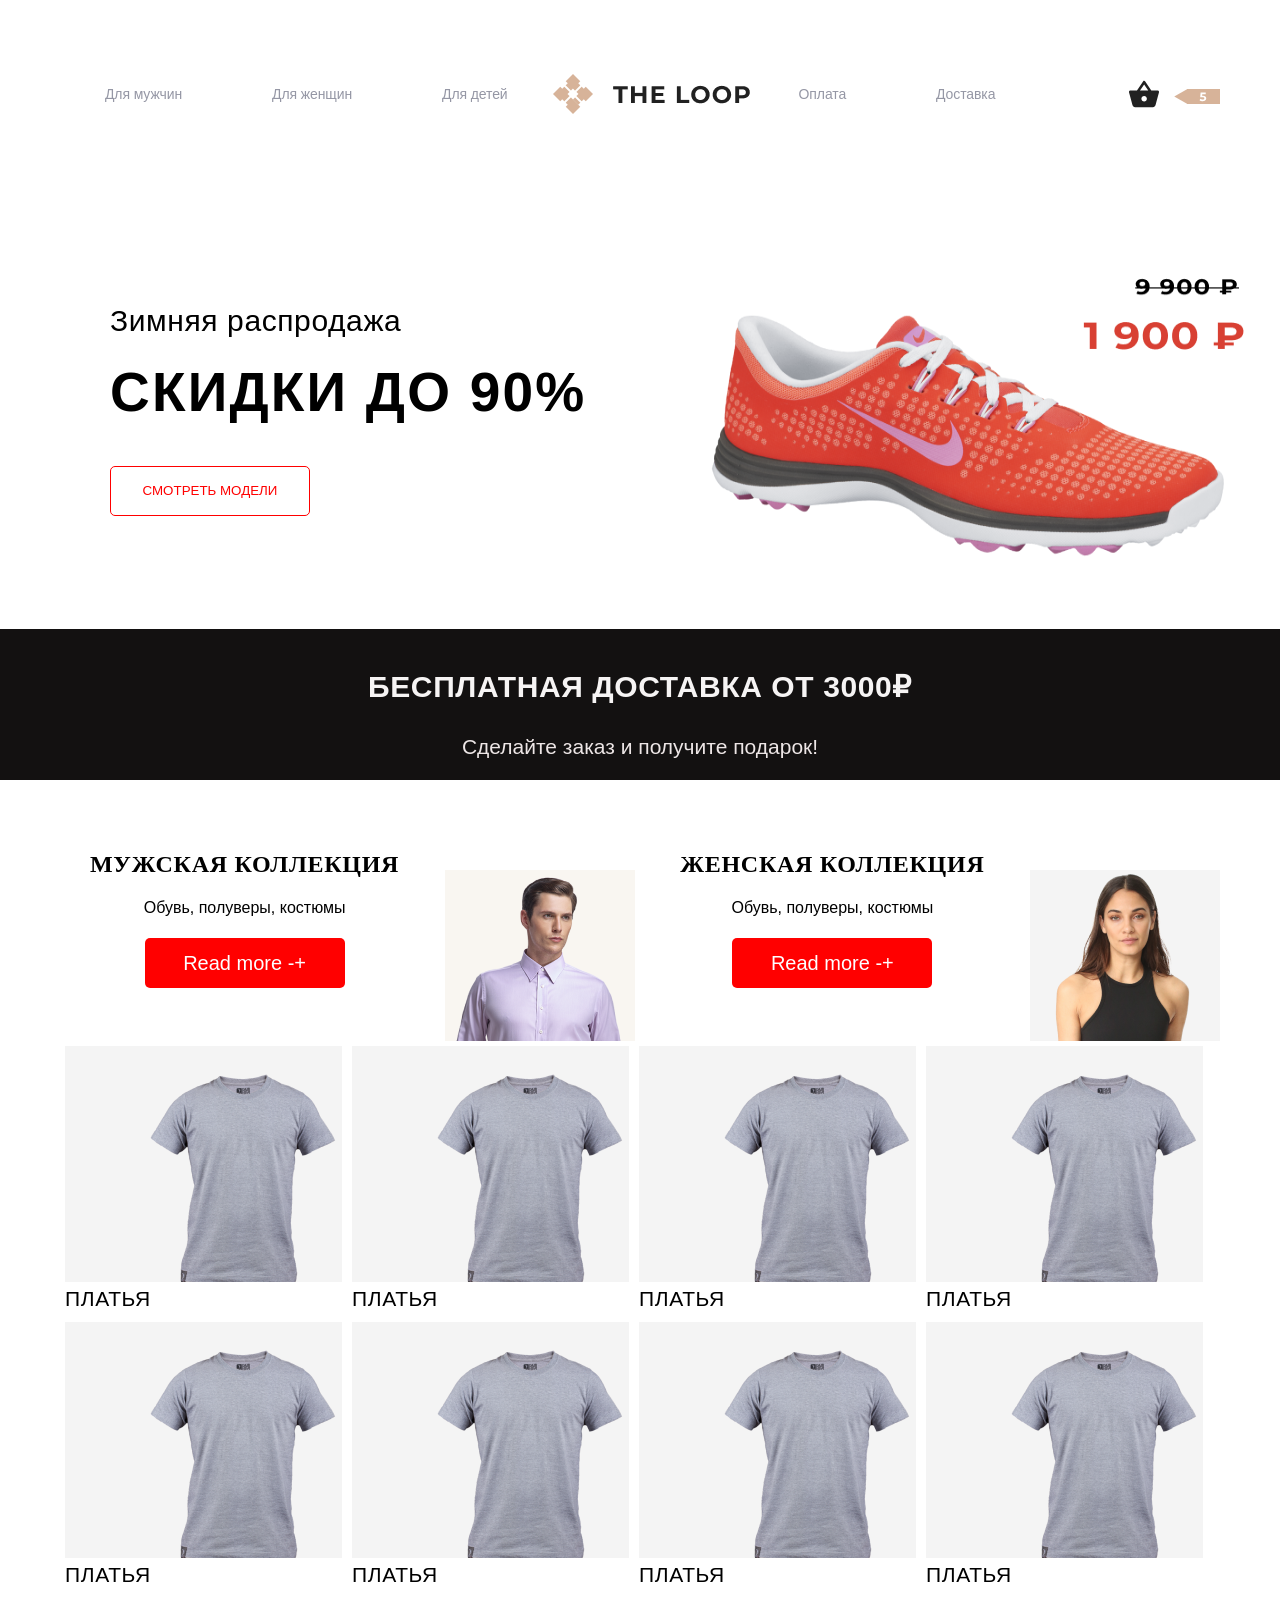
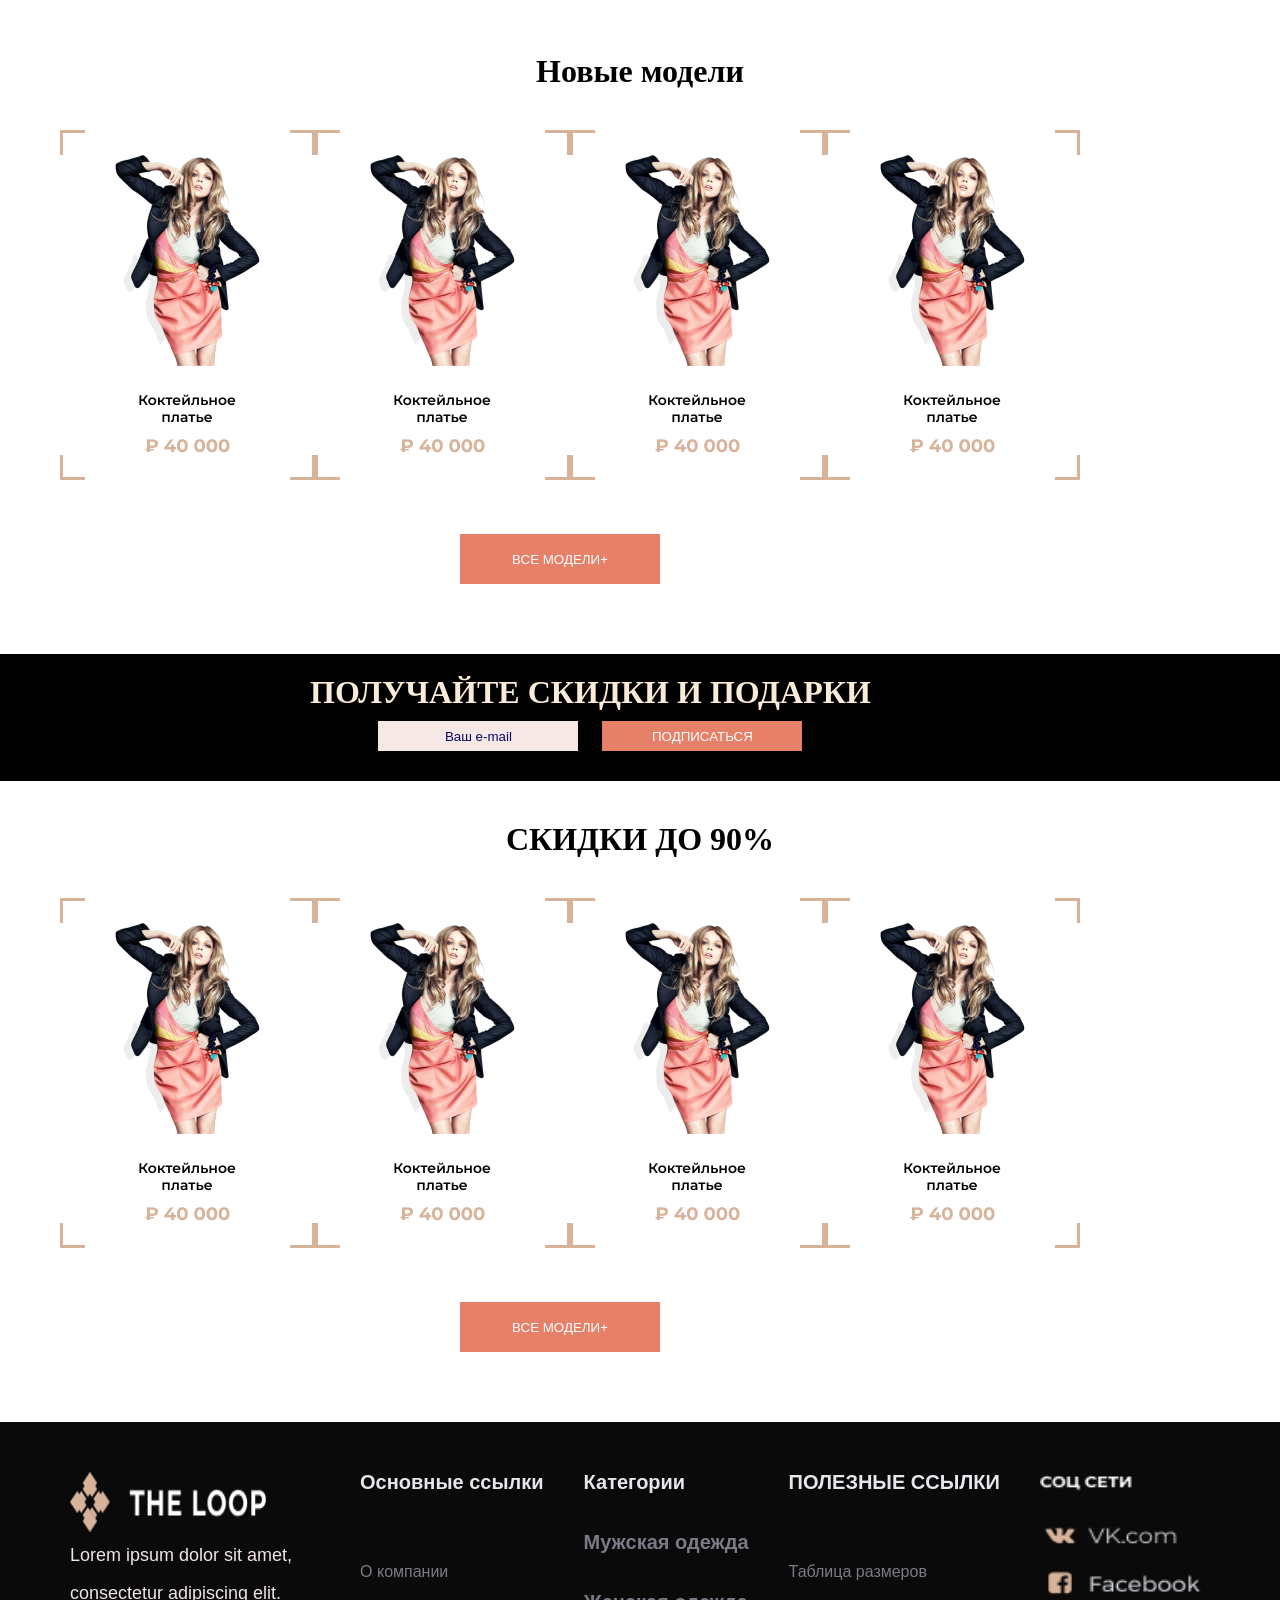
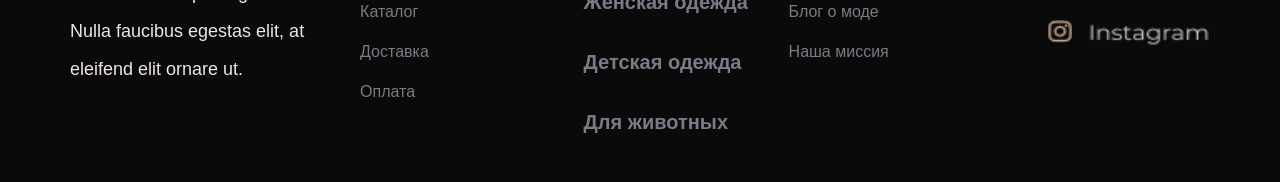
<file: index.html>
<!DOCTYPE html>
<html lang="en">
<head>
    <meta charset="UTF-8">
    <meta name="viewport" content="width=device-width, initial-scale=1.0">
    <link rel="stylesheet" href="./css/main.css">
    <title>Document</title>
</head>
<body>
   <div class="header">
    <div class="container header__container">
        <ul class="header__list">
            <li class="header__item"><a class="header__link" href="">Для мужчин</a></li>
            <li class="header__item"><a class="header__link" href="">Для женщин</a></li>
            <li class="header__item"><a class="header__link" href="">Для детей</a></li>
            <img src="./images/rasm1.png" alt="rasm1" width="201" height="40" >
            <li class="header__item"><a class="header__link" href="">Оплата</a></li>
            <li class="header__item"><a class="header__link" href="">Доставка</a></li>
        </ul>
        <img src="./images/rasm2.svg" alt="rasm2" width="91" height="30">
    </div>
   </div> 
   <div class="hero">
    <div class="container hero__container">
        <ul class="hero__list">
            <li class="hero__item">
                <p class="hero__text">Зимняя распродажа</p>
                <h1 class="hero__title">СКИДКИ ДО 90%</h1>
                <button class="hero__button">СМОТРЕТЬ МОДЕЛИ</button>
            </li>
            <li class="hero__item">
                <img class="hero-img" src="./images/rasm3.png" alt="rasm3" width="556" height="337">
            </li>
        </ul>
    </div>
   </div>
   <div class="wrapper">
    <div class="container wrapper__container">
        <h1 class="wrapper__title">БЕСПЛАТНАЯ ДОСТАВКА ОТ 3000₽</h1>
        <p class="wrapper__text">Сделайте заказ и получите подарок!</p>
    </div>
   </div>
   <div class="wrap">
    <div class="container wrap__container">
        <div class="wrap__het">
            <ul class="het__list">
                <li class="het__item">
                    <h1 class="het__title">МУЖСКАЯ КОЛЛЕКЦИЯ</h1>
                    <p class="het__text">Обувь, полуверы, костюмы</p>
                    <button class="het__button">Read more -+</button>
                </li>
                <img class="het__img" src="./images/rasm4.png" alt="rasm4" width="190" height="171">
                <li class="het__item">
                    <h1 class="het__title">ЖЕНСКАЯ КОЛЛЕКЦИЯ</h1>
                    <p class="het__text">Обувь, полуверы, костюмы</p>
                    <button class="het__button">Read more -+</button>
                </li>
                <img class="het__img" src="./images/rasm5.png" alt="rasm5" width="190" height="171">
            </ul>
        </div>
        <div class="wrap__col">
            <ul class="col__list">
                <li class="col__item">
                    <img class="col-img" src="./images/rasm6.png" alt="rasm6" width="277" height="236">
                    <p class="col__text">ПЛАТЬЯ</p>
                </li>
                <li class="col__item">
                    <img class="col-img" src="./images/rasm6.png" alt="rasm6" width="277" height="236">
                    <p class="col__text">ПЛАТЬЯ</p>
                </li>
                <li class="col__item">
                    <img class="col-img"   src="./images/rasm6.png" alt="rasm6" width="277" height="236">
                    <p class="col__text">ПЛАТЬЯ</p>
                </li>
                <li class="col__item">
                    <img class="col-img" src="./images/rasm6.png" alt="rasm6" width="277" height="236">
                    <p class="col__text">ПЛАТЬЯ</p>
                </li>
                <li class="col__item">
                    <img class="col-img" src="./images/rasm6.png" alt="rasm6" width="277" height="236">
                    <p class="col__text">ПЛАТЬЯ</p>
                </li>
                <li class="col__item">
                    <img src="./images/rasm6.png" alt="rasm6" width="277" height="236">
                    <p class="col__text">ПЛАТЬЯ</p>
                </li>
                <li class="col__item">
                    <img class="col-img" src="./images/rasm6.png" alt="rasm6" width="277" height="236">
                    <p class="col__text">ПЛАТЬЯ</p>
                </li>
                <li class="col__item">
                    <img class="col-img" src="./images/rasm6.png" alt="rasm6" width="277" height="236">
                    <p class="col__text">ПЛАТЬЯ</p>
                </li>
            </ul>
        </div>
    </div>
   </div>
   <div class="catalog">
    <div class="container catalog__container">
        <div class="catalog__heyr">
            <h1 class="heyr__title">Новые модели</h1>
        </div>
        <div class="catalog__card">
            <ul class="card__list">
                <li class="card__item">
                    <img class="card__img" src="./images/rasm7.png" alt="rasm7" width="255" height="350">
                </li>
                <li class="card__item">
                    <img class="card__img" src="./images/rasm7.png" alt="rasm7" width="255" height="350">
                </li>
                <li class="card__item">
                    <img class="card__img" src="./images/rasm7.png" alt="rasm7" width="255" height="350">
                </li>
                <li class="card__item">
                    <img class="card__img" src="./images/rasm7.png" alt="rasm7" width="255" height="350">
                </li>
            </ul>
        </div>
        <div class="catalog__hed">
        <button class="hed__button">ВСЕ МОДЕЛИ+</button>
        </div>
     </div>
   </div>
   <div class="woman">
    <div class="container woman__container">
        <ul class="woman__list">
            <li class="woman__item">
                <h1 class="woman__title">ПОЛУЧАЙТЕ СКИДКИ И ПОДАРКИ</h1>
                <button class="woman__button1">Ваш e-mail</button>
                <button class="woman__button2">ПОДПИСАТЬСЯ</button>
            </li>
        </ul>
    </div>
   </div>
   <div class="catalog">
    <div class="container catalog__container">
        <div class="catalog__heyr">
            <h1 class="heyr__title">СКИДКИ ДО 90%</h1>
        </div>
        <div class="catalog__card">
            <ul class="card__list">
                <li class="card__item">
                    <img class="card__img" src="./images/rasm7.png" alt="rasm7" width="255" height="350">
                </li>
                <li class="card__item">
                    <img class="card__img" src="./images/rasm7.png" alt="rasm7" width="255" height="350">
                </li>
                <li class="card__item">
                    <img class="card__img" src="./images/rasm7.png" alt="rasm7" width="255" height="350">
                </li>
                <li class="card__item">
                    <img class="card__img" src="./images/rasm7.png" alt="rasm7" width="255" height="350">
                </li>
            </ul>
        </div>
        <div class="catalog__hed">
        <button class="hed__button">ВСЕ МОДЕЛИ+</button>
        </div>
     </div>
   </div>
   <div class="footer">
    <div class="container footer__container">
       <ul class="footer__list">
          <li class="footer__item">
             <img class="footer__img" src="./images/rasm8.png" alt="rasm8" width="200" height="60">
             <br>
             <p class="footer__text">Lorem ipsum dolor sit amet, consectetur adipiscing elit. Nulla faucibus egestas elit, at eleifend elit ornare ut.</p>
          </li>
          <li class="footer__item">
             <h2 class="footer__title">Основные ссылки</h2>
             <a class="footer__link" href=""><br>О компании</a>
             <a class="footer__link" href=""><br>Каталог</a>
             <a class="footer__link" href=""><br>Доставка</a>
             <a class="footer__link" href=""><br>Оплата</a>
          </li>
          <li class="footer__item">
             <h1 class="footer__title">Категории</a>
             <a class="footer__link" href=""><br>Мужская одежда</a>
             <a class="footer__link" href=""><br>Женская одежда</a>
             <a class="footer__link" href=""><br>Детская одежда</a>
             <a class="footer__link" href=""><br>Для животных</a>
          </li>
          <li class="footer__item">
             <h1 class="footer__title">ПОЛЕЗНЫЕ ССЫЛКИ</h1>
             <a class="footer__link" href=""><br>Таблица размеров</a>
             <a class="footer__link" href=""><br>Блог о моде</a>
             <a class="footer__link" href=""><br>Наша миссия</a>
          </li>
          <li class="footer__item">
            <img class="footer__img" src="./images/rasm9.png" alt="rasm9" width="170" height="180">
          </li>
       </ul>
    </div>
  </div>
</body>
</html>
</file>
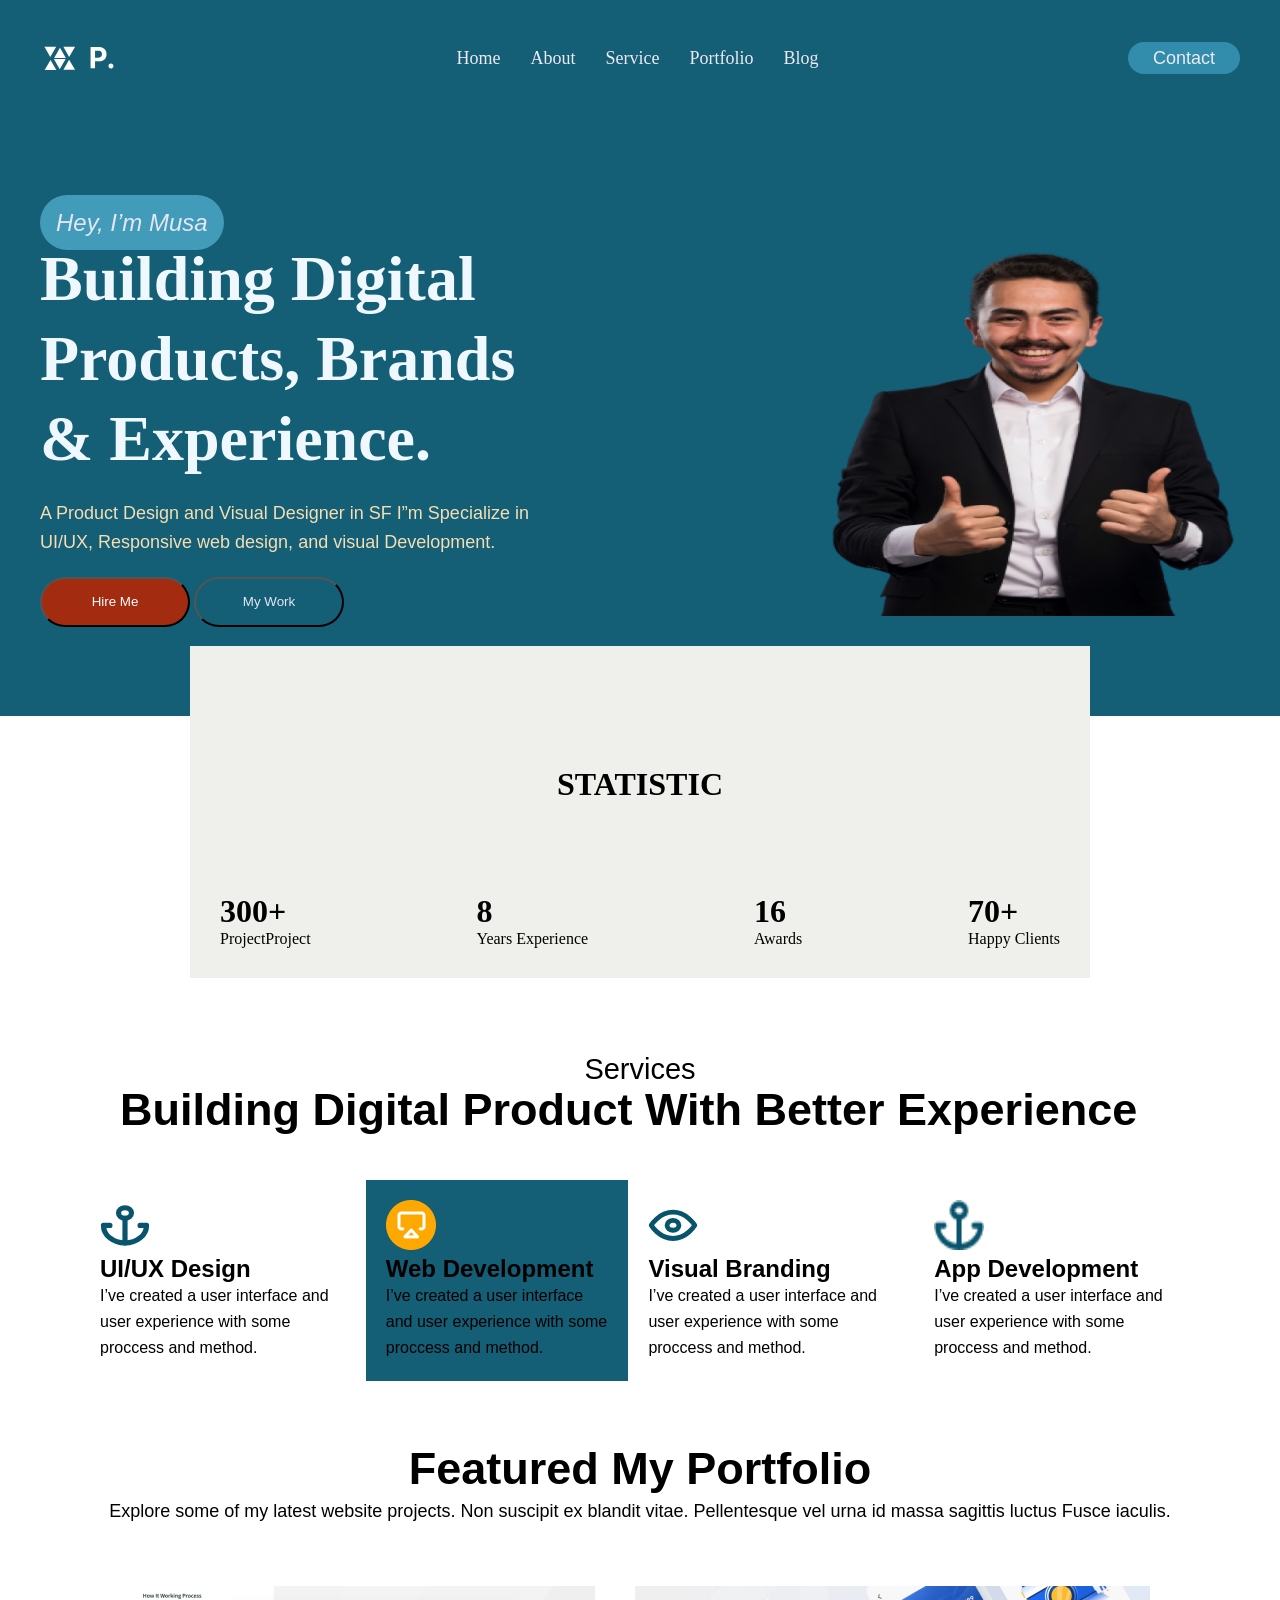
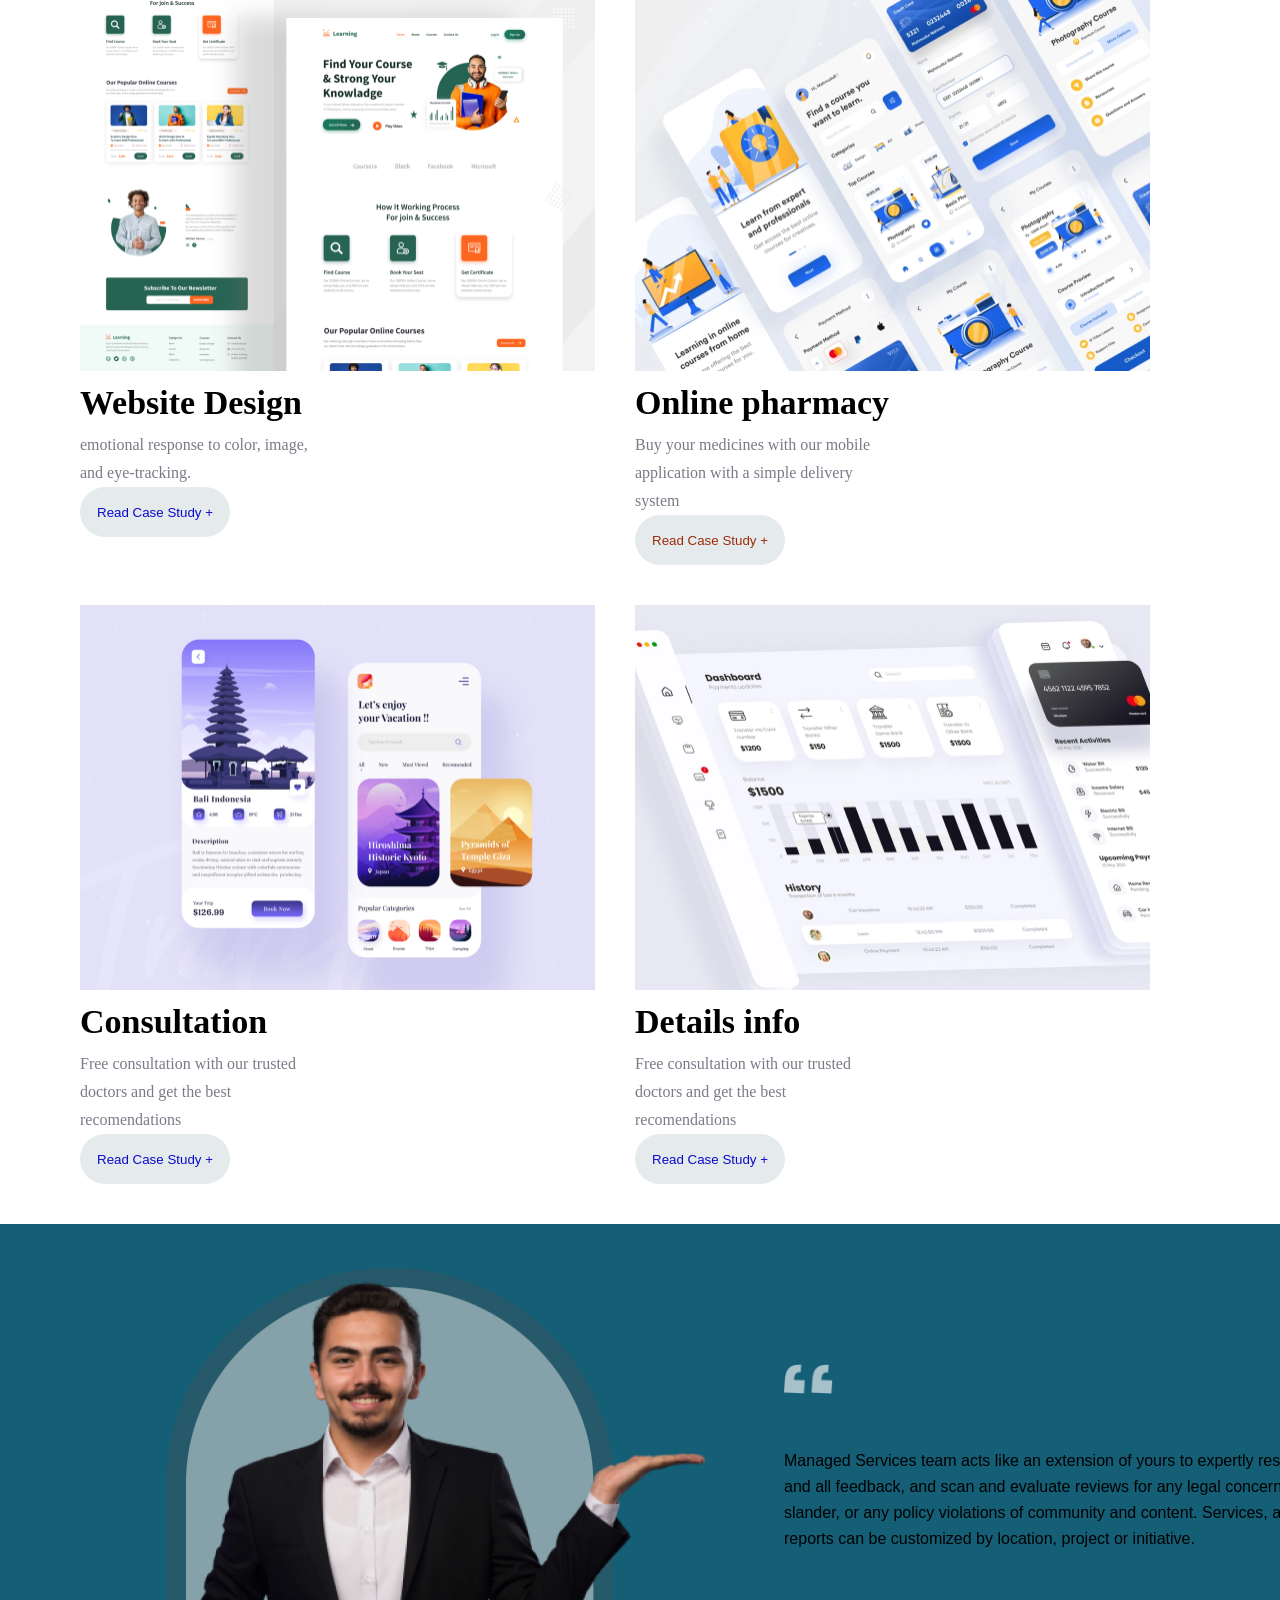
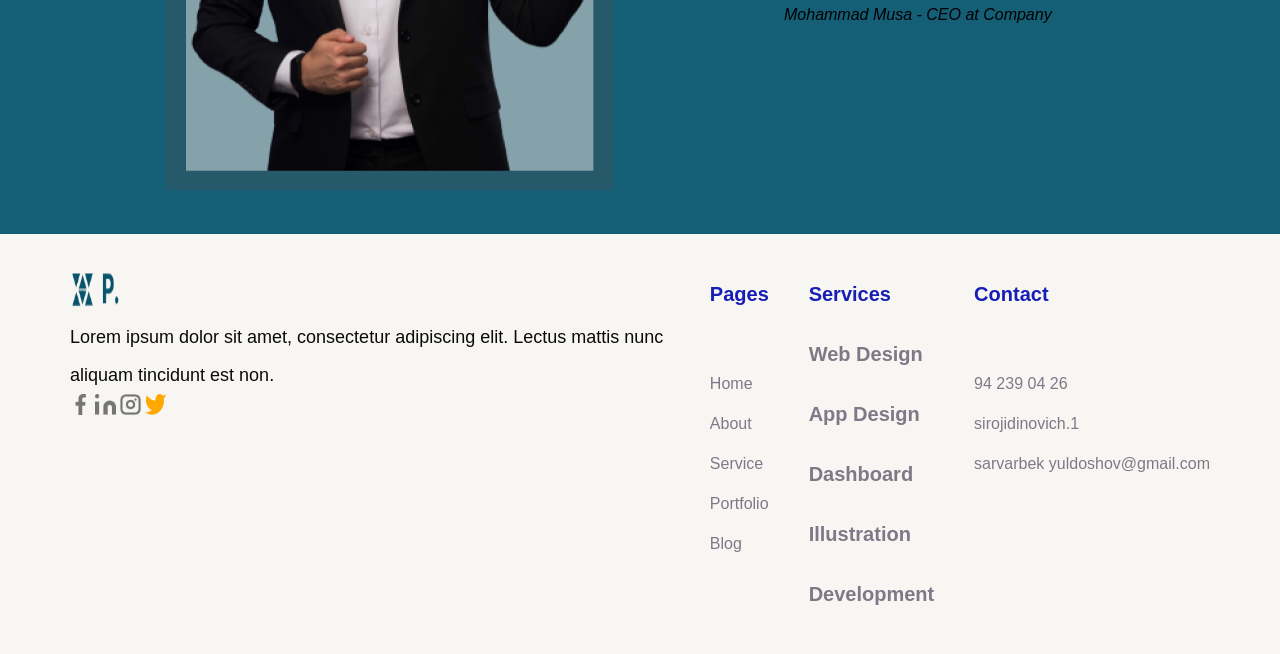
<file: css/Dars__3/index.html>
<!DOCTYPE html>
<html lang="en">
<head>
    <meta charset="UTF-8">
    <meta name="viewport" content="width=device-width, initial-scale=1.0">
    <link rel="stylesheet" href="./css/main.css">
    <title>Document</title>
</head>
<body>
   <div class="header">
    <div class="container header-container">
        <img src="./images/rasm4.svg" alt="rasim" width="77" height="36">
        <ul class="navbar-list">
            <li class="navbar-title">
                <li class="navbar-item"><a class="navbar-link" href="#">Home</a></li>
                <li class="navbar-item"><a class="navbar-link" href="#">About</a></li>
                <li class="navbar-item"><a class="navbar-link" href="#">Service</a></li>
                <li class="navbar-item"><a class="navbar-link" href="#">Portfolio</a></li>
                <li class="navbar-item"><a class="navbar-link" href="#">Blog</a></li>
            </li>
        </ul>
        <ul class="navbar-list">
         <button class="navbar-button">Contact</button>
        </ul>
    </div>
   </div>
   <div class="hero">
    <div class="container hero-container">
        <div class="hero-box">
            <span class="hero-span"><i>Hey, I’m Musa</i></span>
            <h1 class="hero-title">Building Digital
                Products, Brands
                & Experience.</h1>
            <p class="hero-text">A Product Design and Visual Designer in SF I”m Specialize in
                UI/UX, Responsive web design, and visual Development. </p>
            <button class="hero-button1">Hire Me</button>
            <button class="hero-button2">My Work</button>
        </div>
        <img src="./images/rasm1.png" alt="rasim" width="500" height="400">
    </div>
</div>
<div class="wrapper">
    <div class="container wrapper-container">
        <h1 class="wrapper-title">STATISTIC</h1>
        <div class="wrapper-wrap">
            <ul class="wrap-list">
                <li class="wrap-item">
                    <h1 class="wrap-title">300+</h1>
                    <p class="wrap-">ProjectProject</p>
                </li>
                <li class="wrap-item">
                    <h1 class="wrap-title">8</h1>
                    <p class="wrap-">Years Experience</p>
                </li>
                <li class="wrap-item">
                    <h1 class="wrap-title">16</h1>
                    <p class="wrap-">Awards</p>
                </li>
                <li class="wrap-item">
                    <h1 class="wrap-title">70+</h1>
                    <p class="wrap-">Happy Clients</p>
                </li>
        </div>
    </div>
</div>
<div class="serves">
    <div class="container serves-container">
        <div class="serves-heir">
            <ul class="heir-list">
                <li class="heir-item">
            <p class="heir-text">Services</p>
            <h1 class="heir-title">Building Digital Product
                With Better Experience</h1>
                  </li>
                </ul>
           </div>
        <div class="serves-het">
            <ul class="serves-list">
                <li class="serves-item">
                    <img src="./images/rasm3.svg" alt="rasm3" width="50" height="50">
                    <h1 class="serves-title">UI/UX Design</h1>
                    <p class="serves-text">I’ve created a user interface
                        and user experience with
                        some proccess and method.</p>
                </li>
                <div class="serves-imp">
                <li class="serves-item">
                    <img src="./images/rasm5.png" alt="rasm4" width="50" height="50">
                    <h1 class="serves-title">Web Development</h1>
                    <p class="serves-text">I’ve created a user interface
                        and user experience with
                        some proccess and method.</p>
                </li>
            </div>
                <li class="serves-item">
                    <img src="./images/rasm6.svg" alt="rasm6" width="50" height="50">
                    <h1 class="serves-title">Visual Branding</h1>
                    <p class="serves-text">I’ve created a user interface
                        and user experience with
                        some proccess and method.</p>
                </li>
                <li class="serves-item">
                    <img src="./images/rasm7.png" alt="rasm7" width="50" height="50">
                    <h1 class="serves-title">App Development</h1>
                    <p class="serves-text">I’ve created a user interface
                        and user experience with
                        some proccess and method.</p>
                </li>
            </ul>
        </div>
    </div>
</div>
<div class="global">
    <div class="container global-container">
        <div class="global-heyt">
            <h1 class="heyt-title">Featured My Portfolio</h1>
            <p class="heyt-text">Explore some of my latest website projects. Non suscipit ex blandit
                vitae. Pellentesque vel urna id massa sagittis luctus Fusce iaculis.</p>
        </div>
    </div>
</div>
      <div class="wrapper1">
        <div class="container wrapper1__container">
          <ul class="wrapper1__list">
              <li class="wrapper1__item">
                 <img src="./images/rasm8.png" alt="rasm8" width="515" height="385">
                 <h1 class="wrapper1__title">Website Design</h1>
                 <p class="wrapper1__text">emotional response to color, image,  and eye-tracking.</p>
                 <button class="wrapper1__button">Read Case Study +</button>
                </li>
              <li class="wrapper1__item">
                 <img src="./images/rasm9.png" alt="rasm9" width="515" height="385">
                 <h1 class="wrapper1__title">Online pharmacy</h1>
                 <p class="wrapper1__text">Buy  your medicines with our mobile application with a simple delivery system</p>
                 <button class="wrapper2__button">Read Case Study +</button>
                </li>
              <li class="wrapper1__item">
                 <img src="./images/rasm10.png" alt="rasm10" width="515" height="385">
                 <h1 class="wrapper1__title">Consultation</h1>
                 <p class="wrapper1__text">Free consultation with our trusted doctors and get the best recomendations</p>
                 <button class="wrapper1__button">Read Case Study +</button>
                </li>
              <li class="wrapper1__item">
                 <img src="./images/ram11.png" alt="rasm11" width="515" height="385">
                 <h1 class="wrapper1__title">Details info</h1>
                 <p class="wrapper1__text">Free consultation with our trusted doctors and get the best recomendations</p>
                 <button class="wrapper1__button">Read Case Study +</button>
                </li>
          </ul>
        </div>
      </div>

       
<div class="section">
    <div class="container section-container">
        <ul class="section-list">
            <li class="section-item">
                <img src="./images/rasm14.png" alt="rasm14" width="664" height="526">
            </li>
            <li class="section-item">
               <img class="section-img" src="./images/rasm13.png" alt="rasm13" width="50" height="30">
               <p class="section-text">Managed Services team acts like an extension of yours to expertly
                respond to any and all feedback, and scan and evaluate reviews for
                any legal concerns, profanity or slander, or any policy violations of 
                community and content. Services, analytics and reports can be
                customized by location, project or initiative.</p> 
                <p class="section-text"> <i>Mohammad Musa  - CEO at Company</i></p>
            </li>
        </ul>
    </div>
</div>
<div class="footer">
    <div class="container footer__container">
       <ul class="footer__list">
          <li class="footer__item">
             <img class="footer__img" src="./images/rasm15.png" alt="rasm15" width="50" height="50" >
             <br>
             <p class="footer__text">Lorem ipsum dolor sit amet, consectetur
                adipiscing elit. Lectus mattis nunc
                aliquam tincidunt est non.</p>
             <img class="footer__img" src="./images/rasm16.png" alt="rasm16" width="21" height="21">
             <img class="footer__img" src="./images/rasm17.png" alt="rasm17" width="21" height="21">
             <img class="footer__img" src="./images/rasm18.png" alt="rasm18" width="21" height="21">
             <img class="footer__img" src="./images/rasm19.png" alt="rasm19" width="21" height="21">
          </li>
          <li class="footer__item">
             <h2 class="footer__title">Pages</h2>
             <a class="footer__link" href=""><br>Home</a>
             <a class="footer__link" href=""><br>About</a>
             <a class="footer__link" href=""><br>Service</a>
             <a class="footer__link" href=""><br>Portfolio</a>
             <a class="footer__link" href=""><br>Blog</a>
          </li>
          <li class="footer__item">
             <h1 class="footer__title">Services</Landingpage</a>
             <a class="footer__link" href=""><br>Web Design</a>
             <a class="footer__link" href=""><br>App Design</a>
             <a class="footer__link" href=""><br>Dashboard</a>
             <a class="footer__link" href=""><br>Illustration</a>
             <a class="footer__link" href=""><br>Development</a>
          </li>
          <li class="footer__item">
             <h1 class="footer__title">Contact</h1>
             <a class="footer__link" href=""><br>94 239 04 26</a>
             <a class="footer__link" href=""><br>sirojidinovich.1</a>
             <a class="footer__link" href=""><br>sarvarbek yuldoshov@gmail.com</a><br>
             </a>
          </li>
       </ul>
    </div>
  </div>
</body>
</html>
</file>
<file: css/main.css>
*{
    margin: 0;
    padding: 0;
    box-sizing: border-box;
    list-style: none;
    text-decoration: none;
}
.header{
    padding: 20px;
}
.container{
    max-width: 1200px;
    margin: 0 auto;
    padding: 20px;
}
.header__container{
    display: flex;
    align-items: center;
    justify-content: space-between;
}
.header__list{
    display: flex;
    align-items: center;
    justify-content: space-between;
}
.header__item{
    margin: 45px;
}
.header__link {
    text-decoration: none;
    color: #9597A5;
    font-family: "PublicSans" ,sans-serif;
    font-size: 14px;
    line-height: 16.41px;
    letter-spacing: -0.10769230872392654px;
    text-align: left;    
    transition: all 0.7s ease;
    position: relative; 
    display: inline-block;
}
.header__link::after {
    content: "";
    position: absolute;
    bottom: -5px;
    left: 0;
    width: 100%;
    height: 2px;
    background-color:blue;
    transform: scaleX(0); 
    transform-origin: left;
    transition: transform 0.3s ease;
}
.header__link:hover::after {
    transform: scaleX(1); 
    background-color:blue; 
}
.header__link:hover{
    transform: scale(1.1);
    color: blue;
}

/* ------------------------------------------------------hero---------------------------------------------------------------- */

.hero__container{
    max-width: 1200px;
    margin: 0 auto;
    padding: 20px;
}
.hero__list{
    display: flex;
    align-items: center;
    justify-content: space-between;
}
.hero__item{
    margin: 30px;
}
.hero__title{
    width: 500px;
    margin: 20px;
    font-family:sans-serif;
    font-size: 55px;
    line-height: 67px;
    letter-spacing: 0.04em;
    text-align: left;
}
.hero__text{
    margin: 20px;
    font-family: sans-serif;
    font-size: 30px;
    line-height: 37px;
    letter-spacing: 0.02em;
    text-align: left;
}
.hero__button{
    margin: 20px;
    width: 200px;
    height: 50px;
    top: 643px;
    left: 246px;
    border: 1px;
    color:red;
    background-color: transparent; 
    border: 1px solid red;
    border-radius: 5px;
}
.hero__button:hover{
   transform: scale(1.1); 
   transition: 1s;
   background-color: red;
   color: #FFFF;
}
.hero-img:hover{
    transform: scale(0.85);
    transition: 1s;
    background-color: yellow;
}

/* -----------------------------------------------------------wrapper------------------------------------------------------ */

.wrapper{
    background: rgb(19, 17, 17);
}
.wrapper__container{
    max-width: 1200px;
    margin: 0 auto;
    padding: 20px;
}
.wrapper__title{
    margin-top: 20px;
    font-family: sans-serif;
    font-size: 30px;
    line-height: 37px;
    letter-spacing: 0.03em;
    text-align: center;
    color: rgb(246, 244, 244);

    font-family: sans-serif;
    font-size: 30px;
    line-height: 35px;
    letter-spacing: 0.02em;
    text-align: center;
}
.wrapper__text{
    margin-top: 30px;
    font-family: sans-serif;
    font-size: 21px;
    line-height: 26px;
    letter-spacing: 0em;
    text-align: center;
    color: rgb(237, 230, 230);
}

/*--------------------------------------------------------------------------------------wrap----------------------------------  */

.wrap__container{
    max-width: 1200px;
    margin: 0 auto;
    padding: 20px;
}

/* -------------------------------------------------------------------het------------------------------------------------------ */

.het__list{
    list-style: none;
    display: flex;
    justify-content: space-between;
}
.het__item{
    margin: 30px;
    text-align: center;
    justify-content: center;
}
.het__title{
    margin-top: 20px;
    font-family: sans-serif;
    font-size: 24px;
    line-height: 29px;
    letter-spacing: 0.03em;
    text-align: left;
    font-family: Roboto;
    font-size: 24px;
    line-height: 28px;
    letter-spacing: 0.03em;
    text-align: left;
}
.het__text{
    margin-top: 20px;
    font-family: sans-serif;
    font-size: 16px;
    line-height: 20px;
    letter-spacing: 0em;
    text-align: center;    
}
.het__button{
    margin-top: 20px;
    margin: 20px;
    width: 200px;
    height: 50px;
    top: 643px;
    left: 246px;
    border: 1px;
    background-color: red; 
    color: rgb(254, 254, 255); 
    border-radius: 5px;
    font-size: 20px;
}
.het__button:hover{
    color: red;
    border:1px solid red;
    background-color: transparent;
    transform: scale(0.95);
    transition: 2s;

}
.het__img{
  margin-top: 70px;
}

/* ----------------------------------------------------------col---------------------------------------------------- */

.col__item{
   margin-bottom: 20px;
   margin: 5px;
}

.col__list{
    list-style: none;
    display: flex;
    flex-wrap: wrap;
}
.col__text{
    font-family:sans-serif;
    font-size: 21px;
    line-height: 26px;
    letter-spacing: 0.03em;
    text-align: left;

}


.catalog__container{
    max-width: 1200px;
    margin: 0 auto;
    padding: 20px;
}
.card__list{
    list-style: none;
    display: flex;
    text-align: center;
}
.heyr__title{
    text-align: center;
    margin-top: 20px;
}
.card__img{
    margin-top: 40px;
}
.hed__button{
    margin: 50px;
    align-items: center;
    margin-left: 400px;
    width: 200px;
    height:50px ;
    border: 1px;
    background-color: rgb(231, 128, 105); 
    color: rgb(254, 254, 255); 
}
.woman{
    background: black;
}
.woman__container{
    max-width: 1200px;
    margin: 0 auto;
    padding: 20px;
    width: 700px;
}
.woman__list{
    text-align: center;
    display: flex;
}
.woman__title{
 color: antiquewhite;
}
.woman__button1{
    margin: 10px;
    width: 200px;
    height:30px ;
    border: 1px;
    background-color: rgb(245, 232, 229); 
    color: rgb(6, 6, 107); 
}
.woman__button2{
    margin: 10px;
    width: 200px;
    height:30px ;
    border: 1px;
    background-color: rgb(231, 128, 105); 
    color: rgb(254, 254, 255); 
}



.catalog__container{
    max-width: 1200px;
    margin: 0 auto;
    padding: 20px;
}
.card__list{
    list-style: none;
    display: flex;
    text-align: center;
}
.heyr__title{
    text-align: center;
    margin-top: 20px;
}
.card__img{
    margin-top: 40px;
}
.hed__button{
    margin: 50px;
    align-items: center;
    margin-left: 400px;
    width: 200px;
    height:50px ;
    border: 1px;
    background-color: rgb(231, 128, 105); 
    color: rgb(254, 254, 255); 
}



.footer{
    background: rgb(10, 10, 10);
}
.footer__container{
    max-width: 1200px;
    margin-top: 0 auto;
    padding: 30px;
}
.footer__list{
    display: flex;
    list-style: none;
    justify-content: space-between;
}
.footer__title{
    font-family: sans-serif;
    font-size: 20px;
    font-weight: 700;
    line-height: 60px;
    letter-spacing: 0em;
    text-align: left;
    color: rgb(230, 230, 237);
}
.footer__link{
    color: rgb(13, 13, 14);
    font-family:sans-serif;
    text-decoration: none;
    line-height: 40px;
    color: #7D7987;
}
.footer__text{
    width: 250px;
    font-family: sans-serif;
    font-size: 18px;
    line-height: 38px;
    letter-spacing: 0em;
    text-align: left;
    color: rgb(240, 229, 229);
}
.wrapper1__button{
    width: 150px;
    height: 50px;
    top: 643px;
    left: 246px;
    border: 1px;
    border-radius: 55px;
    background: #e5eaec; 
    color: rgb(11, 11, 206); 
}
.wrapper2__button{
    width: 150px;
    height: 50px;
    top: 643px;
    left: 246px;
    border: 1px;
    border-radius: 55px;
    background: #e5eaec; 
    color: rgb(156, 45, 11); 
}
.footer__img{
    margin-top: 20px;
}
</file>
<file: css/Dars__3/css/main.css>
*{
    margin: 0;
    padding: 0;
    box-sizing: border-box;
    list-style: none;
    text-decoration: none;
}
.container{
    max-width: 1200px;
    margin: 0 auto;
    padding: 0px;
}
.header{
    background: #145e76;
    padding: 40px;
}
.header-container{
    display: flex;
    align-items: center;
    justify-content: space-between;
}
.navbar-list{
   display: flex;
   align-items: center;
   justify-content: space-between;
}
.navbar-item{
    padding-left: 30px;
}
.navbar-button{
    font-family: "Inter",sans-serif;
    font-size: 18px;
    font-weight: 400;
    line-height: 22px;
    letter-spacing: 0em;
    text-align: left;
    padding:5px 25px;
    border-radius: 25px;
    border: none;
    background: #318dab; 
    color: #edeaf2;
}
.navbar-link{
    font-size: 18px;
    line-height: 21px;
    letter-spacing: 0em;
    text-align: left;
    text-decoration: none;
    color: #edeaf2;
}




.hero{
    background: #145e76; 
}
.hero-container{
   background: #145e76; 
   max-width: 1200px;
   height: 600px;
   margin: 0 auto;
   display: flex;
   align-items: center;
   justify-content: space-between;
}
.hero-span{
    padding: 14px 16px;
    font-family: sans-serif;
    font-size: 24px;
    font-weight: 400;
    line-height: 33px;
    letter-spacing: 0em;
    text-align: left;
    color: rgb(228, 230, 241);
    width: 195px;
    height: 65px;
    top: 253px;
    left: 375;
    border-radius: 40px;
    background: #429bb8; 
    cursor: pointer;
}
.hero-box{
    width: 530px;
}
.hero-title{
    margin-bottom: 20px;
    font-family: Inter;
    font-size: 64px;
    font-weight: 700;
    line-height: 80px;
    letter-spacing: 0em;
    text-align: left;
    color: aliceblue;
}
.hero-text{
    margin-bottom: 20px;
    font-family:sans-serif;
    font-size: 18px;
    font-weight: 400;
    line-height: 29px;
    letter-spacing: 0em;
    text-align: left;
    color: wheat;
}
.hero-button1{
    width: 150px;
    height: 50px;
    top: 643px;
    left: 246px;
    border-radius: 55px;
    background-color: rgb(163, 43, 15); 
    color: rgb(254, 254, 255); 
}
.hero-button2{
    width: 150px;
    height: 50px;
    top: 643px;
    left: 246px;
    border-radius: 55px;
    background: #145e76; 
    color: rgb(231, 231, 243); 
}




.wrapper-container{
    max-width: 900px;
    margin: 0 auto;
    padding: 30px;
    margin-top: -70px;
    background: #eff0eb;
}
.wrapper-title{
    text-align: center;
    padding: 90px;
}
.wrap-list{
    display: flex;
    list-style: none;
    justify-content: space-between;
}
.wrap-text{
    font-family: sans-serif;
    font-size: 18px;
    font-weight: 400;
    line-height: 22px;
    letter-spacing: 0em;
    text-align: left; 
}



.serves-container{
    max-width: 1200px;
    margin: 0 auto;
    padding: 40px;
}
.heir-list{
    text-align: center;
    list-style: none;
}
.heir-item{
    margin: 40px;
}
.heir-title{
    font-family: sans-serif;
    font-size: 45px;
    font-weight: 600;
    line-height: 60px;
    letter-spacing: 0em;
    text-align: left;
}
.heir-text{
    font-family: sans-serif;
    font-size: 29px;
    font-weight: 400;
    line-height: 22px;
    letter-spacing: 0em; 
}
.serves-list{
    list-style: none;
    display: flex;
}
.serves-item{
    margin: 20px;
}
.serves-title{
    font-family: sans-serif;
    font-size: 24px;
    font-weight: 600;
    line-height: 29px;
    letter-spacing: 0em;
    text-align: left;
}
.serves-text{
    font-family: sans-serif;
    font-size: 16px;
    font-weight: 400;
    line-height: 26px;
    letter-spacing: 0em;
    text-align: left;
}
.serves-imp{
    background: #145e76;
}



.global-container{
    max-width: 1200px;
    margin: 0 auto;
    padding: 20px;
}
.global-heyt{
    text-align: center;
    list-style: none;
}
.heyt-title{
    font-family: sans-serif;
    font-size: 45px;
    font-weight: 600;
    line-height: 56px;
    letter-spacing: 0em;
}
.heyt-text{
    font-family: sans-serif;
    font-size: 18px;
    font-weight: 400;
    line-height: 29px;
    letter-spacing: 0em;
}


.wrapper1__container{
    max-width: 1200px;
    margin: 0 auto;
    padding: 20px;
}
.wrapper1__list{
    list-style: none;
    display: flex;
    flex-wrap: wrap;
 }
 .wrapper1__item{
   margin: 20px;
 }
 .wrapper1__title{
     font-size: 34px;
     font-weight: 700;
     line-height: 56px;
     letter-spacing: 0em;
     text-align: left;
 }
 .wrapper1__text{
     width: 240px;
     font-size: 16px;
     font-weight: 300;
     line-height: 28px;
     letter-spacing: 0em;
     text-align: left;
     color: #7D7987;}



.section{
    background:#145e76;
}
.section-container{
    max-width: 1200px;
    margin: 0 auto;
    padding: 20px;
}
.section-list{
   list-style: none;
   display: flex;
}
.section-item{
   margin: 20px;
}
.section-text{
   margin-top: 50px;
    width: 600px;
    font-family: sans-serif;
    font-size: 16px;
    font-weight: 500;
    line-height: 26px;
    letter-spacing: 0em;
    text-align:lift; 
}
.section-img{
    margin-top: 100px;
}




.footer{
    background: rgb(248, 246, 242);
}
.footer__container{
    max-width: 1200px;
    margin-top: 0 auto;
    padding: 30px;
}
.footer__list{
    display: flex;
    list-style: none;
    justify-content: space-between;
}
.footer__title{
    font-family: sans-serif;
    font-size: 20px;
    font-weight: 700;
    line-height: 60px;
    letter-spacing: 0em;
    text-align: left;
    color: rgb(22, 30, 181);
}
.footer__link{
    color: rgb(13, 13, 14);
    font-family:sans-serif;
    text-decoration: none;
    line-height: 40px;
    color: #7D7987;
}
.footer__text{
    width: 600px;
    font-family: sans-serif;
    font-size: 18px;
    line-height: 38px;
    letter-spacing: 0em;
    text-align: left;
    color: rgb(10, 10, 10);
}
.wrapper1__button{
    width: 150px;
    height: 50px;
    top: 643px;
    left: 246px;
    border: 1px;
    border-radius: 55px;
    background: #e5eaec; 
    color: rgb(11, 11, 206); 
}
.wrapper2__button{
    width: 150px;
    height: 50px;
    top: 643px;
    left: 246px;
    border: 1px;
    border-radius: 55px;
    background: #e5eaec; 
    color: rgb(156, 45, 11); 
}
</file>
